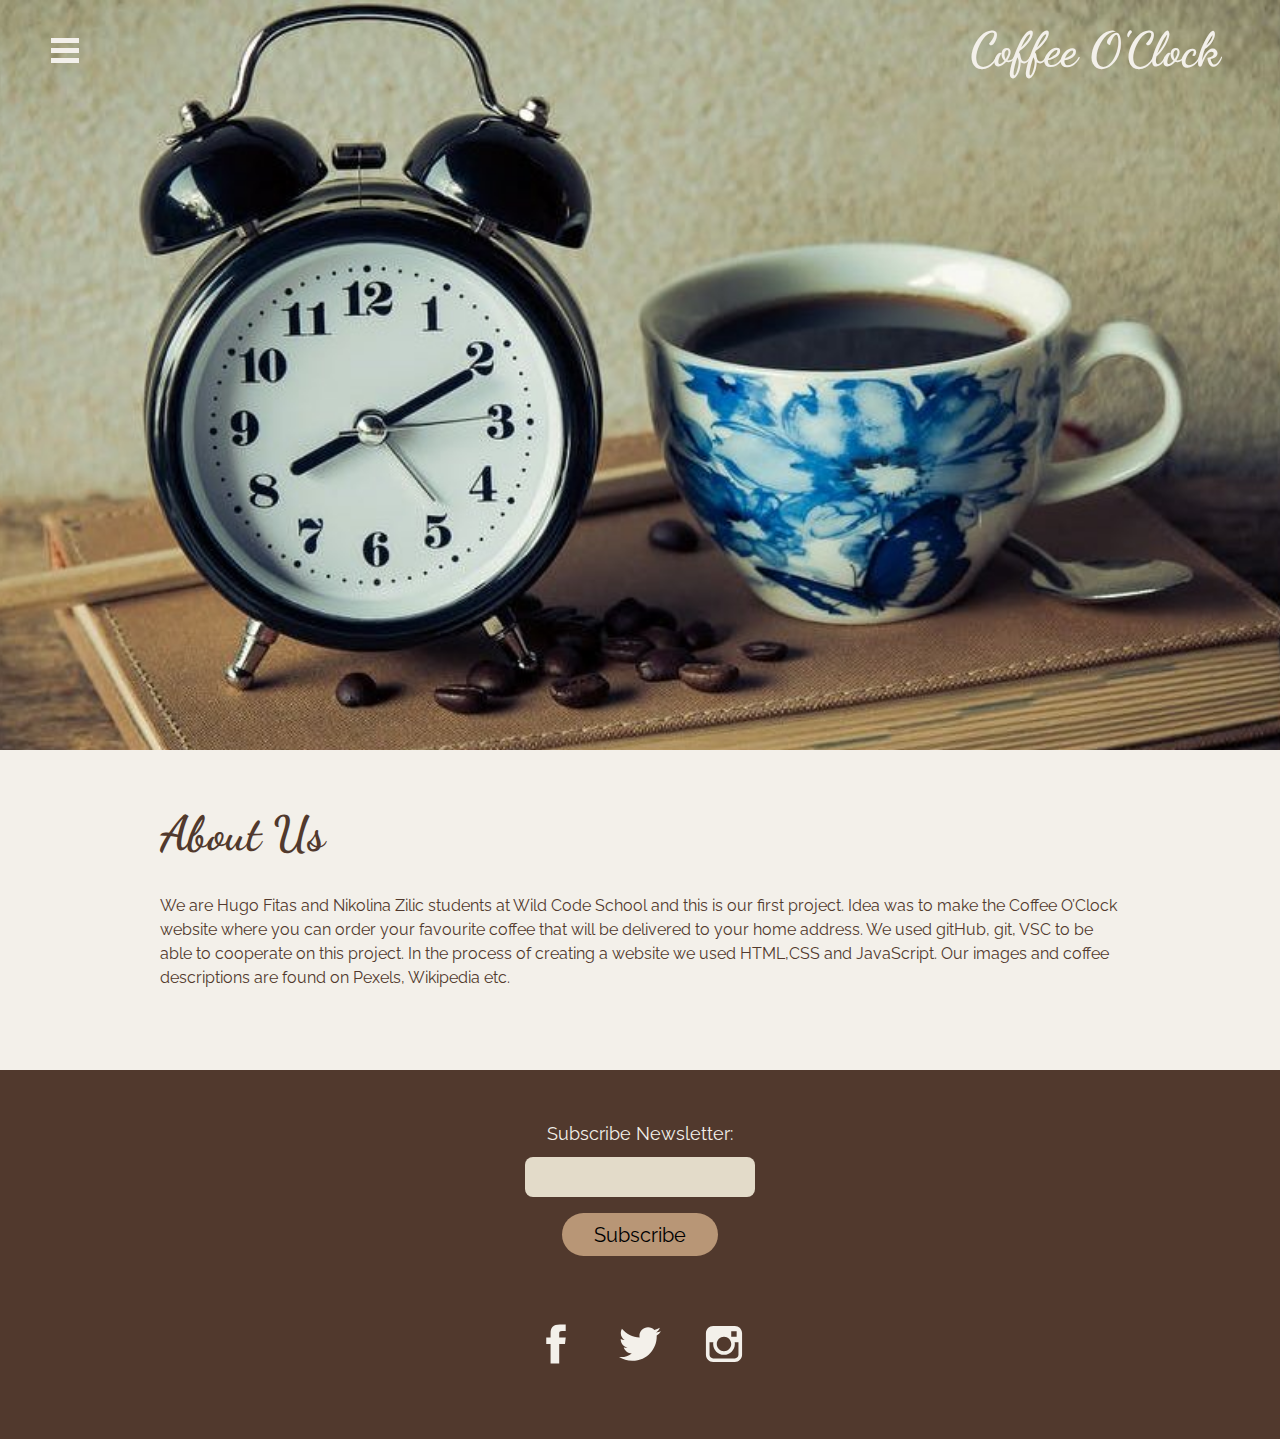
<file: index.html>
<!DOCTYPE html>
<html lang="en">
  <head>
    <meta charset="UTF-8" />
    <meta http-equiv="X-UA-Compatible" content="IE=edge" />
    <meta name="viewport" content="width=device-width, initial-scale=1.0" />
    <link rel="stylesheet" href="./css/reset.css" />
    <link rel="stylesheet" href="./css/aboutus.css" />
    <link rel="stylesheet" href="./css/header-index.css" />
    <link rel="stylesheet" href="./css/footer.css" />
    <link rel="preconnect" href="https://fonts.gstatic.com" />
    <link
      href="https://fonts.googleapis.com/css2?family=Dancing+Script&family=Raleway&display=swap"
      rel="stylesheet"
    />
    <title>Coffee O'Clock | About Us</title>
  </head>
  <body>
    <!-- HEADER -->
    <header class="header-regular">
      <div class="header-wrapper">
        <div class="header-nav-wrapper">
          <nav class="nav">
            <!-- HAMBURGER MENU -->
            <div class="menu-wrap">
              <input type="checkbox" class="toggler" />
              <div class="hamburger"><div class="hamburger-line"></div></div>
              <div class="menu">
                <div>
                  <div>
                    <ul>
                      <li><a href="./index.html">About Us</a></li>
                      <li><a href="./aboutcoffee.html">About Coffee</a></li>
                      <li><a href="./coffeetypes.html">Coffee Types</a></li>
                      <li><a href="./order.html">Order</a></li>
                    </ul>
                  </div>
                </div>
              </div>
            </div>
            <!-- HAMBURGER MENU END -->
          </nav>
        </div>
        <!-- header-nav-wrapper END -->
        <div class="header-logo-wrapper">
          <a href="./index.html"><h1 class="header-logo">Coffee O'Clock</h1></a>
        </div>
        <!-- header-logo-wrapper END -->
      </div>
      <!-- HEADER-WRAPPER END -->
    </header>
    <!-- HEADER END -->

    <!-- BG IMAGE -->
    <div class="bg-img-wrapper">
      <div class="bg-img-div"></div>
    </div>
    <!-- BG IMAGE END -->

    <section class="aboutus">
      <div class="wrapper">
        <h1 class="aboutus-h1">About Us</h1>
        <p class="aboutus-p">
          We are Hugo Fitas and Nikolina Zilic students at Wild Code School and
          this is our first project. Idea was to make the Coffee O’Clock website
          where you can order your favourite coffee that will be delivered to
          your home address. We used gitHub, git, VSC to be able to cooperate on
          this project. In the process of creating a website we used HTML,CSS
          and JavaScript. Our images and coffee descriptions are found on
          Pexels, Wikipedia etc.
        </p>
      </div>
    </section>
    <!-- FOOTER -->
    <footer class="footer">
      <div class="footer-wrapper wrapper">
        <div class="footer-form-wrapper">
          <form action="">
            <label class="footer-form-label" for="subscribe"
              >Subscribe Newsletter:</label
            >
            <input
              class="order-input footer-form-input footer-form-input-margin"
              type="email"
              name="subscribe"
              id="subscribe"
            />
            <button class="button button-center footer-form-button">
              Subscribe
            </button>
          </form>
        </div>
        <div class="footer-social-media-wrapper">
          <a href="#" class="footer-link-social-media footer-link-facebook">
            <svg class="svg-icon facebook" viewBox="0 0 20 20">
              <path
                fill="none"
                d="M11.344,5.71c0-0.73,0.074-1.122,1.199-1.122h1.502V1.871h-2.404c-2.886,0-3.903,1.36-3.903,3.646v1.765h-1.8V10h1.8v8.128h3.601V10h2.403l0.32-2.718h-2.724L11.344,5.71z"
              ></path>
            </svg>
          </a>
          <a href="#" class="footer-link-social-media footer-link-twitter">
            <svg class="svg-icon twitter" viewBox="0 0 20 20">
              <path
                fill="none"
                d="M18.258,3.266c-0.693,0.405-1.46,0.698-2.277,0.857c-0.653-0.686-1.586-1.115-2.618-1.115c-1.98,0-3.586,1.581-3.586,3.53c0,0.276,0.031,0.545,0.092,0.805C6.888,7.195,4.245,5.79,2.476,3.654C2.167,4.176,1.99,4.781,1.99,5.429c0,1.224,0.633,2.305,1.596,2.938C2.999,8.349,2.445,8.19,1.961,7.925C1.96,7.94,1.96,7.954,1.96,7.97c0,1.71,1.237,3.138,2.877,3.462c-0.301,0.08-0.617,0.123-0.945,0.123c-0.23,0-0.456-0.021-0.674-0.062c0.456,1.402,1.781,2.422,3.35,2.451c-1.228,0.947-2.773,1.512-4.454,1.512c-0.291,0-0.575-0.016-0.855-0.049c1.588,1,3.473,1.586,5.498,1.586c6.598,0,10.205-5.379,10.205-10.045c0-0.153-0.003-0.305-0.01-0.456c0.7-0.499,1.308-1.12,1.789-1.827c-0.644,0.28-1.334,0.469-2.06,0.555C17.422,4.782,17.99,4.091,18.258,3.266"
              ></path>
            </svg>
          </a>
          <a href="#" class="footer-link-social-media footer-link-instagram">
            <svg class="svg-icon instagram" viewBox="0 0 20 20">
              <path
                fill="none"
                d="M14.52,2.469H5.482c-1.664,0-3.013,1.349-3.013,3.013v9.038c0,1.662,1.349,3.012,3.013,3.012h9.038c1.662,0,3.012-1.35,3.012-3.012V5.482C17.531,3.818,16.182,2.469,14.52,2.469 M13.012,4.729h2.26v2.259h-2.26V4.729z M10,6.988c1.664,0,3.012,1.349,3.012,3.012c0,1.664-1.348,3.013-3.012,3.013c-1.664,0-3.012-1.349-3.012-3.013C6.988,8.336,8.336,6.988,10,6.988 M16.025,14.52c0,0.831-0.676,1.506-1.506,1.506H5.482c-0.831,0-1.507-0.675-1.507-1.506V9.247h1.583C5.516,9.494,5.482,9.743,5.482,10c0,2.497,2.023,4.52,4.518,4.52c2.494,0,4.52-2.022,4.52-4.52c0-0.257-0.035-0.506-0.076-0.753h1.582V14.52z"
              ></path>
            </svg>
          </a>
        </div>
      </div>
    </footer>
    <!-- FOOTER END -->
    <script src="./js/aboutus.js"></script>
  </body>
</html>
</file>
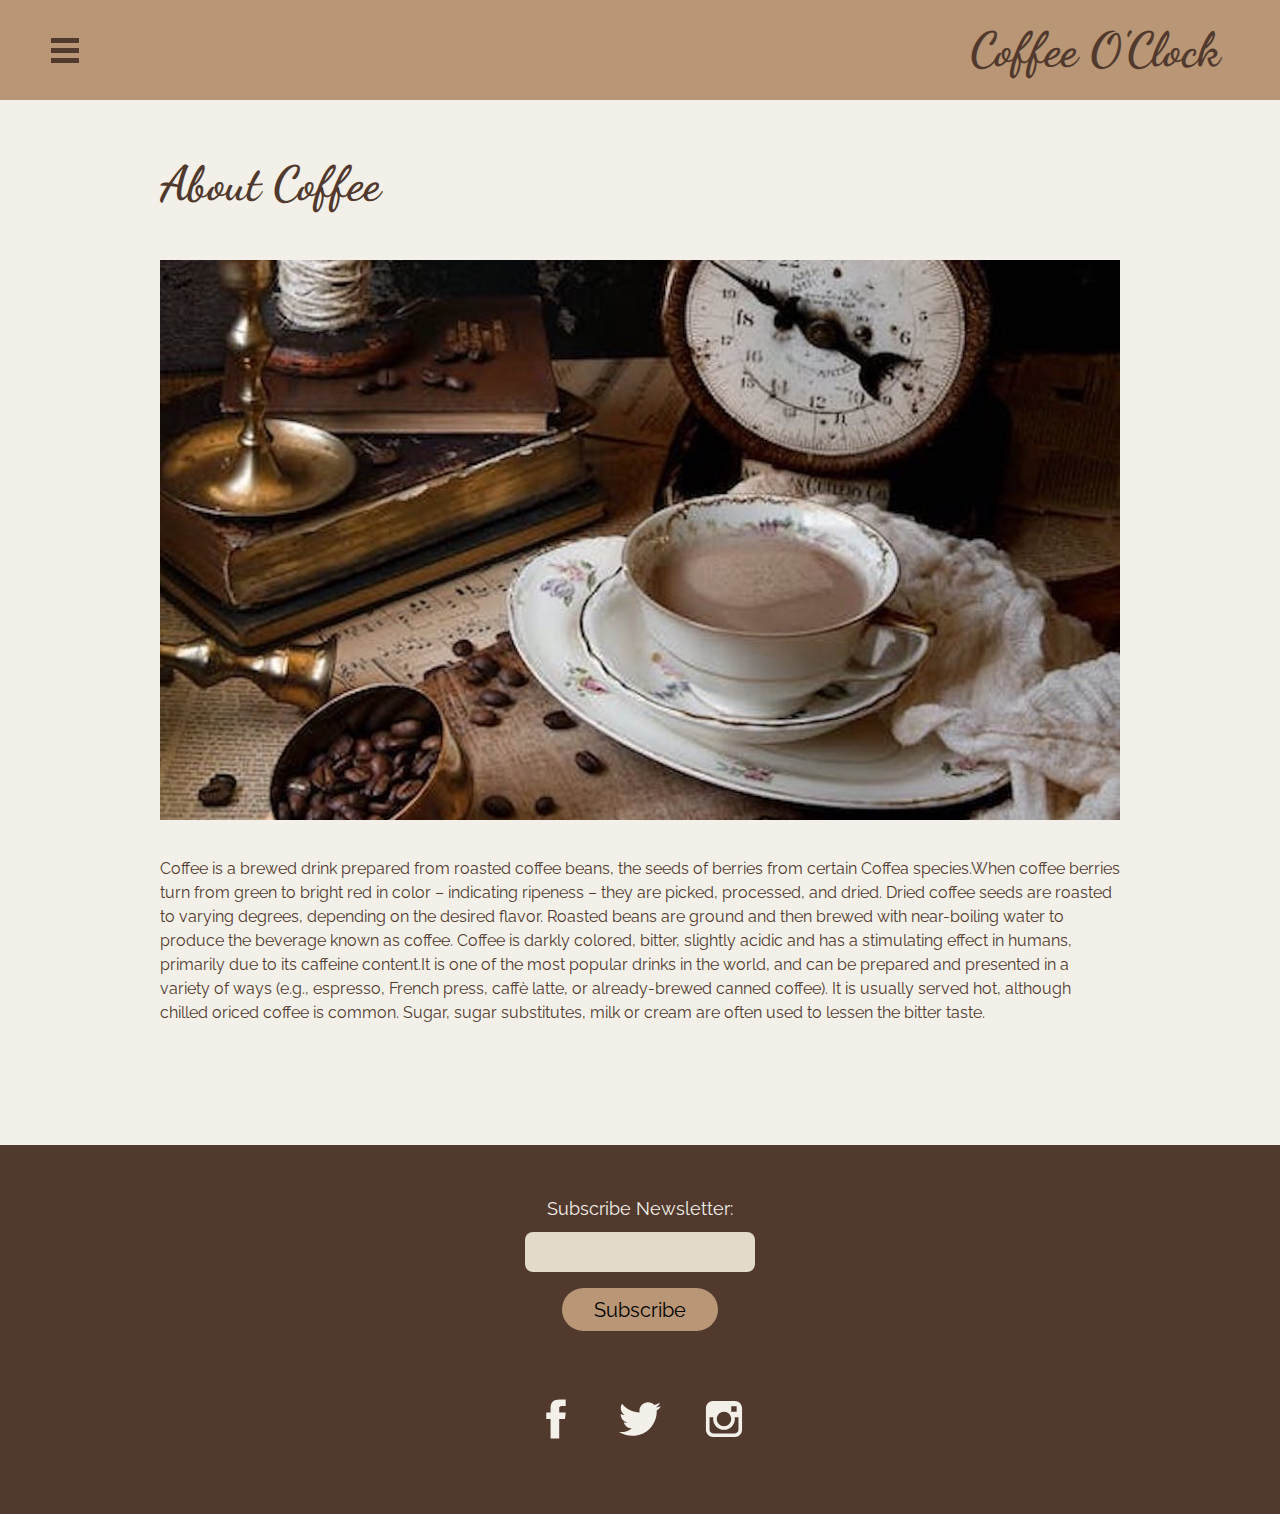
<file: aboutcoffee.html>
<!DOCTYPE html>
<html lang="en">

<head>
    <meta charset="UTF-8" />
    <meta http-equiv="X-UA-Compatible" content="IE=edge" />
    <meta name="viewport" content="width=device-width, initial-scale=1.0" />
    <link rel="stylesheet" href="./css/reset.css" />
    <link rel="stylesheet" href="./css/order.css" />
    <link rel="stylesheet" href="./css/aboutcoffee.css">
    <link rel="stylesheet" href="./css/header.css" />
    <link rel="stylesheet" href="./css/footer.css" />
    <link rel="preconnect" href="https://fonts.gstatic.com" />
    <link href="https://fonts.googleapis.com/css2?family=Dancing+Script&family=Raleway&display=swap" rel="stylesheet" />
    <title>Coffee O'Clock | About Coffee</title>
</head>

<body>
    <!-- HEADER -->

    <header class="header-regular">
        <div class="header-wrapper">
            <div class="header-nav-wrapper">
                <nav class="nav">
                    <!-- HAMBURGER MENU -->
                    <div class="menu-wrap">
                        <input type="checkbox" class="toggler" />
                        <div class="hamburger">
                            <div></div>
                        </div>
                        <div class="menu">
                            <div>
                                <div>
                                    <ul>
                                        <li><a href="./index.html">About Us</a></li>
                                        <li><a href="./aboutcoffee.html">About Coffee</a></li>
                                        <li><a href="./coffeetypes.html">Coffee Types</a></li>
                                        <li><a href="./order.html">Order</a></li>
                                        </ul>
                                </div>
                            </div>
                        </div>
                    </div>
                    <!-- HAMBURGER MENU END -->
                </nav>
            </div>
            <!-- header-nav-wrapper END -->
            <div class="header-logo-wrapper">
                <a class="header-logo-a" href="./index.html">
                    <h1 class="header-logo">Coffee O'Clock</h1>
                </a>
            </div>
            <!-- header-logo-wrapper END -->
        </div>
        <!-- HEADER-WRAPPER END -->
    </header>
    <!-- HEADER END -->
    </header>
    <!--AboutCoffe-->
    <section class="sect-aboutcoffee">
        <div class="wrapper">
            <div class="aboutcoffeeH1"><h1>About Coffee</h1></div>
            <div class="aboutCoffePImg">
                <div class="aboutcoffeImg">
                    <img src="./assets/aboutcoffe.jpeg" alt="--About Coffe--">
                </div>
                <div class="aboutcoffee">
                    <p class="aboutcoffeeP">Coffee is a brewed drink prepared from roasted coffee beans, the seeds of berries from
                        certain Coffea species.When coffee berries turn from green to bright red in color – indicating ripeness – they
                        are picked, processed, and dried. Dried coffee seeds are roasted to varying degrees, depending on the desired
                        flavor. Roasted beans are ground and then brewed with near-boiling water to produce the beverage known as
                        coffee. Coffee is darkly colored, bitter, slightly acidic and has a stimulating effect in humans, primarily due
                        to its caffeine content.It is one of the most popular drinks in the world, and can be prepared and presented in
                        a variety of ways (e.g., espresso, French press, caffè latte, or already-brewed canned coffee). It is usually
                        served hot, although chilled oriced coffee is common. Sugar, sugar substitutes, milk or cream are often used to
                        lessen the bitter taste.</p>
                </div>
            </div>
        </div>
    </section>
        <!--AboutCoffe End-->
    <!-- FOOTER -->
    <footer class="footer">
        <div class="footer-wrapper wrapper">
            <div class="footer-form-wrapper">
                <form action="">
                    <label class="footer-form-label" for="subscribe">Subscribe Newsletter:</label>
                    <input class="order-input footer-form-input footer-form-input-margin" type="email" name="subscribe"
                        id="subscribe" />
                    <button class="button button-center footer-form-button">Subscribe</button>
                </form>
            </div>
            <div class="footer-social-media-wrapper">
                <a href="#" class="footer-link-social-media footer-link-facebook">
                    <svg class="svg-icon facebook" viewBox="0 0 20 20">
                        <path fill="none"
                            d="M11.344,5.71c0-0.73,0.074-1.122,1.199-1.122h1.502V1.871h-2.404c-2.886,0-3.903,1.36-3.903,3.646v1.765h-1.8V10h1.8v8.128h3.601V10h2.403l0.32-2.718h-2.724L11.344,5.71z">
                        </path>
                    </svg>
                </a>
                <a href="#" class="footer-link-social-media footer-link-twitter">
                    <svg class="svg-icon twitter" viewBox="0 0 20 20">
                        <path fill="none"
                            d="M18.258,3.266c-0.693,0.405-1.46,0.698-2.277,0.857c-0.653-0.686-1.586-1.115-2.618-1.115c-1.98,0-3.586,1.581-3.586,3.53c0,0.276,0.031,0.545,0.092,0.805C6.888,7.195,4.245,5.79,2.476,3.654C2.167,4.176,1.99,4.781,1.99,5.429c0,1.224,0.633,2.305,1.596,2.938C2.999,8.349,2.445,8.19,1.961,7.925C1.96,7.94,1.96,7.954,1.96,7.97c0,1.71,1.237,3.138,2.877,3.462c-0.301,0.08-0.617,0.123-0.945,0.123c-0.23,0-0.456-0.021-0.674-0.062c0.456,1.402,1.781,2.422,3.35,2.451c-1.228,0.947-2.773,1.512-4.454,1.512c-0.291,0-0.575-0.016-0.855-0.049c1.588,1,3.473,1.586,5.498,1.586c6.598,0,10.205-5.379,10.205-10.045c0-0.153-0.003-0.305-0.01-0.456c0.7-0.499,1.308-1.12,1.789-1.827c-0.644,0.28-1.334,0.469-2.06,0.555C17.422,4.782,17.99,4.091,18.258,3.266">
                        </path>
                    </svg>
                </a>
                <a href="#" class="footer-link-social-media footer-link-instagram">
                    <svg class="svg-icon instagram" viewBox="0 0 20 20">
                        <path fill="none"
                            d="M14.52,2.469H5.482c-1.664,0-3.013,1.349-3.013,3.013v9.038c0,1.662,1.349,3.012,3.013,3.012h9.038c1.662,0,3.012-1.35,3.012-3.012V5.482C17.531,3.818,16.182,2.469,14.52,2.469 M13.012,4.729h2.26v2.259h-2.26V4.729z M10,6.988c1.664,0,3.012,1.349,3.012,3.012c0,1.664-1.348,3.013-3.012,3.013c-1.664,0-3.012-1.349-3.012-3.013C6.988,8.336,8.336,6.988,10,6.988 M16.025,14.52c0,0.831-0.676,1.506-1.506,1.506H5.482c-0.831,0-1.507-0.675-1.507-1.506V9.247h1.583C5.516,9.494,5.482,9.743,5.482,10c0,2.497,2.023,4.52,4.518,4.52c2.494,0,4.52-2.022,4.52-4.52c0-0.257-0.035-0.506-0.076-0.753h1.582V14.52z">
                        </path>
                    </svg>
                </a>
            </div>
        </div>
    </footer>
    <!-- FOOTER END -->
</body>

</html>
</file>
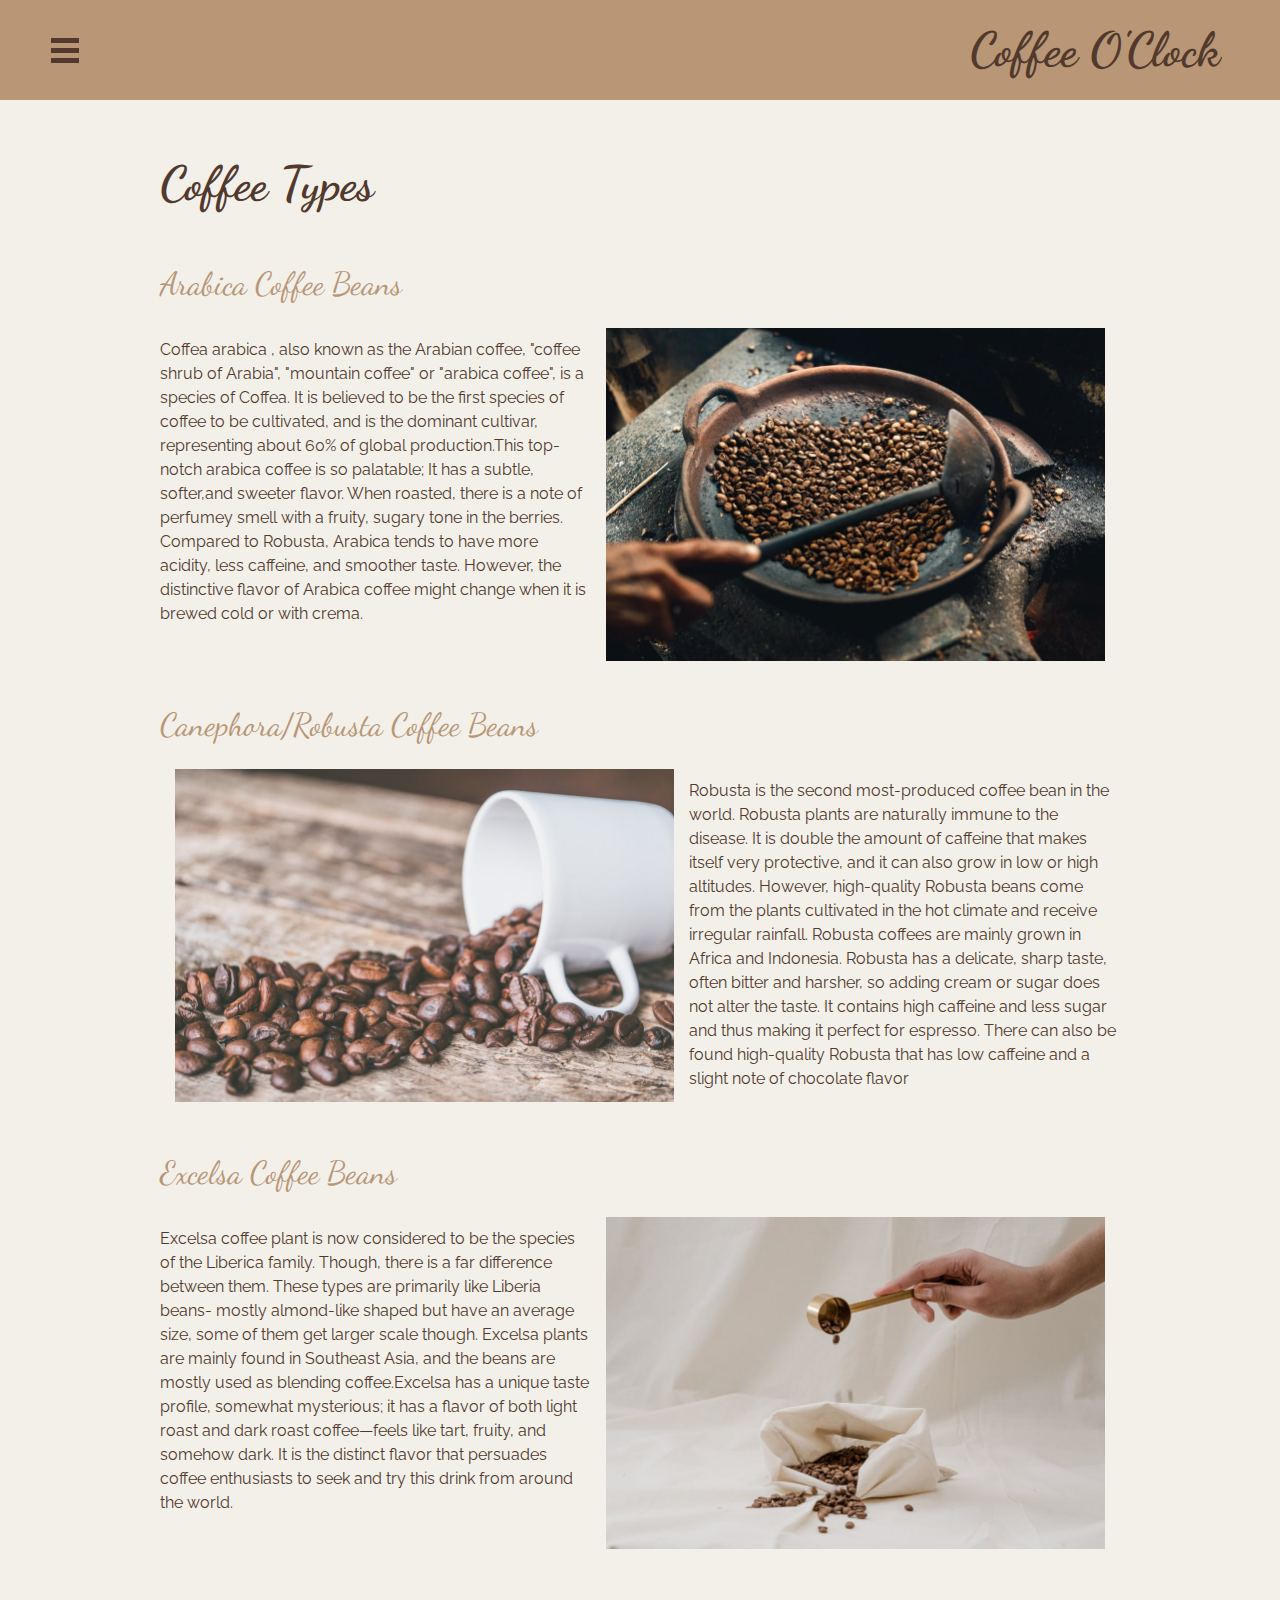
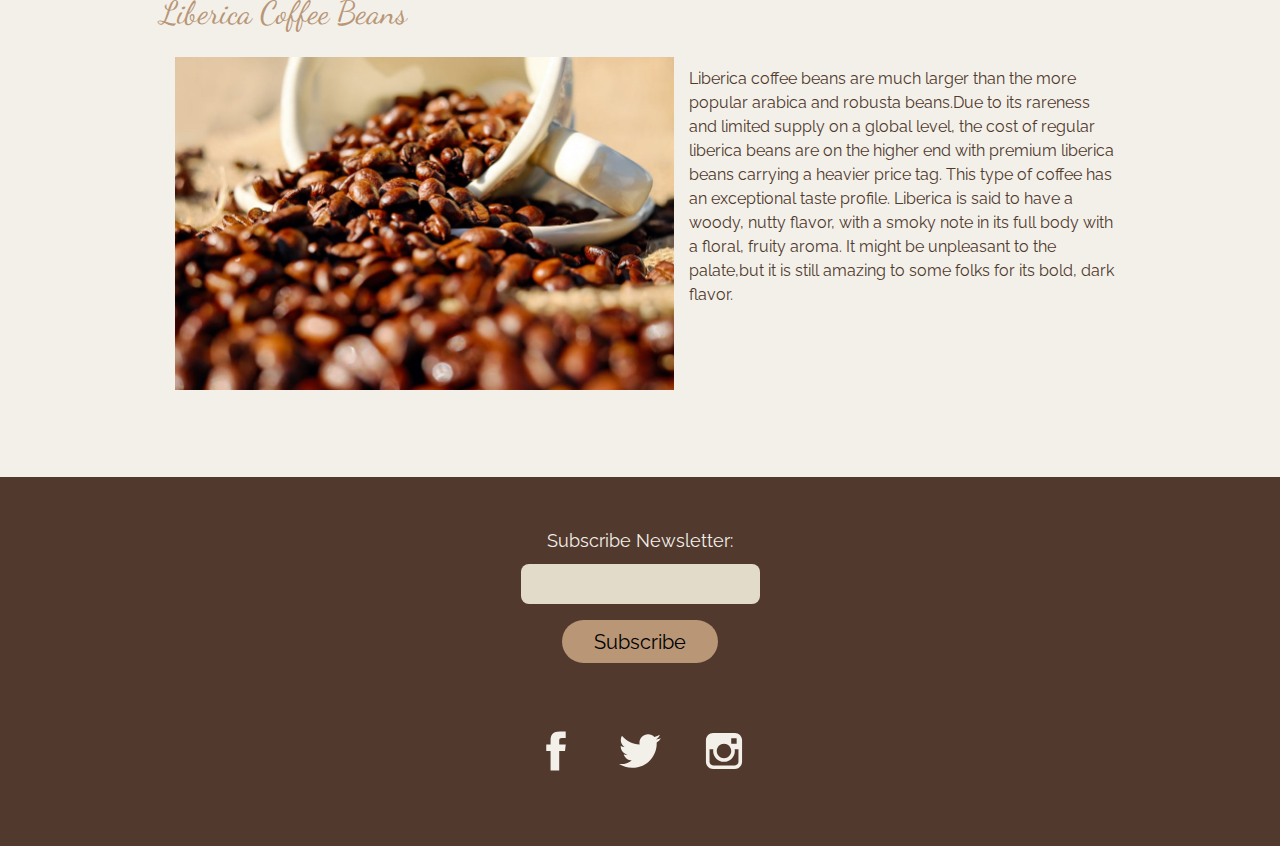
<file: coffeetypes.html>
<!DOCTYPE html>
<html lang="en">
  <head>
    <meta charset="UTF-8" />
    <meta http-equiv="X-UA-Compatible" content="IE=edge" />
    <meta name="viewport" content="width=device-width, initial-scale=1.0" />
    <!--FONT-->
    <link rel="preconnect" href="https://fonts.gstatic.com/" />
    <link
      href="https://fonts.googleapis.com/css2?family=Dancing+Script&family=Raleway&display=swap"
      rel="stylesheet"
    />
    <!--CSS STYLESHEETS-->
    <!--<link rel="stylesheet" href="./css/style.css">-->
    <link rel="stylesheet" href="./css/reset.css" />
    <link rel="stylesheet" href="./css/coffeetypes.css" />
    <link rel="stylesheet" href="./css/header.css" />
    <link rel="stylesheet" href="./css/footer.css" />
    <title>Coffee O'Clock | Coffee Types</title>
  </head>
  <body>
    <header class="header-regular">
      <div class="header-wrapper">
        <div class="header-nav-wrapper">
          <nav class="nav">
            <!-- HAMBURGER MENU -->
            <div class="menu-wrap">
              <input type="checkbox" class="toggler" />
              <div class="hamburger">
                <div></div>
              </div>
              <div class="menu">
                <div>
                  <div>
                    <ul>
                      <li><a href="./index.html">About Us</a></li>
                      <li><a href="./aboutcoffee.html">About Coffee</a></li>
                      <li><a href="./coffeetypes.html">Coffee Types</a></li>
                      <li><a href="./order.html">Order</a></li>
                    </ul>
                  </div>
                </div>
              </div>
            </div>
            <!-- HAMBURGER MENU END -->
          </nav>
        </div>
        <!-- header-nav-wrapper END -->
        <div class="header-logo-wrapper">
          <a href="./index.html">
            <h1 class="header-logo">Coffee O'Clock</h1>
          </a>
        </div>
        <!-- header-logo-wrapper END -->
      </div>
      <!-- HEADER-WRAPPER END -->
    </header>
    <section class="coffeetypes">
      <div class="wrapper">
        <h1 class="coffeetypes">Coffee Types</h1>
        <div class="arabica-parent">
          <a
            class="coffeetypesA"
            href="https://en.wikipedia.org/wiki/Coffea_arabica"
            target="_blank"
            ><h2 class="coffeetypes">Arabica Coffee Beans</h2></a
          >
          <div class="arabica">
            <div class="arabicaP">
              <p>
                Coffea arabica , also known as the Arabian coffee, "coffee shrub
                of Arabia", "mountain coffee" or "arabica coffee", is a species
                of Coffea. It is believed to be the first species of coffee to
                be cultivated, and is the dominant cultivar, representing about
                60% of global production.This top-notch arabica coffee is so
                palatable; It has a subtle, softer,and sweeter flavor. When
                roasted, there is a note of perfumey smell with a fruity, sugary
                tone in the berries. Compared to Robusta, Arabica tends to have
                more acidity, less caffeine, and smoother taste. However, the
                distinctive flavor of Arabica coffee might change when it is
                brewed cold or with crema.
              </p>
            </div>
            <div class="arabicaImg">
              <img src="./assets/coffee4.jpeg" alt="coffee arabica" />
            </div>
          </div>
        </div>

        <div class="canephora-robusta-parent">
          <a
            class="coffeetypesA"
            href="https://en.wikipedia.org/wiki/Coffea_canephora"
            target="_blank"
            ><h2 class="coffeetypes">Canephora/Robusta Coffee Beans</h2></a
          >
          <div class="canephora-robusta">
            <div class="canephora-robustaImg">
              <img
                src="./assets/canephora:robusta.jpeg"
                alt="Coffea-Canephora/Robusta"
              />
            </div>
            <div class="canephora-robustaP">
              <p>
                Robusta is the second most-produced coffee bean in the world.
                Robusta plants are naturally immune to the disease. It is double
                the amount of caffeine that makes itself very protective, and it
                can also grow in low or high altitudes. However, high-quality
                Robusta beans come from the plants cultivated in the hot climate
                and receive irregular rainfall. Robusta coffees are mainly grown
                in Africa and Indonesia. Robusta has a delicate, sharp taste,
                often bitter and harsher, so adding cream or sugar does not
                alter the taste. It contains high caffeine and less sugar and
                thus making it perfect for espresso. There can also be found
                high-quality Robusta that has low caffeine and a slight note of
                chocolate flavor
              </p>
            </div>
          </div>
        </div>
        <div class="excelsa-parent">
          <a
            class="coffeetypesA"
            href="https://coffeemakershopping.com/introduction-to-coffee-liberica-and-excelsa-beans/"
            ><h2 class="coffeetypes" target="_blank">
              Excelsa Coffee Beans
            </h2></a
          >
          <div class="excelsa">
            <div class="excelsaP">
              <p>
                Excelsa coffee plant is now considered to be the species of the
                Liberica family. Though, there is a far difference between them.
                These types are primarily like Liberia beans- mostly almond-like
                shaped but have an average size, some of them get larger scale
                though. Excelsa plants are mainly found in Southeast Asia, and
                the beans are mostly used as blending coffee.Excelsa has a
                unique taste profile, somewhat mysterious; it has a flavor of
                both light roast and dark roast coffee—feels like tart, fruity,
                and somehow dark. It is the distinct flavor that persuades
                coffee enthusiasts to seek and try this drink from around the
                world.
              </p>
            </div>
            <div class="excelsaImg">
              <img src="./assets/arabica2.jpeg" alt="Excelsa-Coffee-Bean" />
            </div>
          </div>
        </div>
        <div class="liberica-parent">
          <a
            class="coffeetypesA"
            href="https://en.wikipedia.org/wiki/Coffea_liberica"
            target="_blank"
            ><h2 class="coffeetypes">Liberica Coffee Beans</h2></a
          >
          <div class="liberica">
            <div class="libericaImg">
              <img src="./assets/liberica.jpeg" alt="Liberica-coffee-beans" />
            </div>
            <div class="libericaP">
              <p>
                Liberica coffee beans are much larger than the more popular
                arabica and robusta beans.Due to its rareness and limited supply
                on a global level, the cost of regular liberica beans are on the
                higher end with premium liberica beans carrying a heavier price
                tag. This type of coffee has an exceptional taste profile.
                Liberica is said to have a woody, nutty flavor, with a smoky
                note in its full body with a floral, fruity aroma. It might be
                unpleasant to the palate,but it is still amazing to some folks
                for its bold, dark flavor.
              </p>
            </div>
          </div>
        </div>
      </div>
    </section>
    <!-- FOOTER -->
    <footer class="footer">
      <div class="footer-wrapper wrapper">
        <div class="footer-form-wrapper">
          <form action="">
            <label class="footer-form-label" for="subscribe"
              >Subscribe Newsletter:</label
            >
            <input
              class="order-input footer-form-input footer-form-input-margin"
              type="email"
              name="subscribe"
              id="subscribe"
            />
            <button class="button button-center footer-form-button">
              Subscribe
            </button>
          </form>
        </div>
        <div class="footer-social-media-wrapper">
          <a href="#" class="footer-link-social-media footer-link-facebook">
            <svg class="svg-icon facebook" viewBox="0 0 20 20">
              <path
                fill="none"
                d="M11.344,5.71c0-0.73,0.074-1.122,1.199-1.122h1.502V1.871h-2.404c-2.886,0-3.903,1.36-3.903,3.646v1.765h-1.8V10h1.8v8.128h3.601V10h2.403l0.32-2.718h-2.724L11.344,5.71z"
              ></path>
            </svg>
          </a>
          <a href="#" class="footer-link-social-media footer-link-twitter">
            <svg class="svg-icon twitter" viewBox="0 0 20 20">
              <path
                fill="none"
                d="M18.258,3.266c-0.693,0.405-1.46,0.698-2.277,0.857c-0.653-0.686-1.586-1.115-2.618-1.115c-1.98,0-3.586,1.581-3.586,3.53c0,0.276,0.031,0.545,0.092,0.805C6.888,7.195,4.245,5.79,2.476,3.654C2.167,4.176,1.99,4.781,1.99,5.429c0,1.224,0.633,2.305,1.596,2.938C2.999,8.349,2.445,8.19,1.961,7.925C1.96,7.94,1.96,7.954,1.96,7.97c0,1.71,1.237,3.138,2.877,3.462c-0.301,0.08-0.617,0.123-0.945,0.123c-0.23,0-0.456-0.021-0.674-0.062c0.456,1.402,1.781,2.422,3.35,2.451c-1.228,0.947-2.773,1.512-4.454,1.512c-0.291,0-0.575-0.016-0.855-0.049c1.588,1,3.473,1.586,5.498,1.586c6.598,0,10.205-5.379,10.205-10.045c0-0.153-0.003-0.305-0.01-0.456c0.7-0.499,1.308-1.12,1.789-1.827c-0.644,0.28-1.334,0.469-2.06,0.555C17.422,4.782,17.99,4.091,18.258,3.266"
              ></path>
            </svg>
          </a>
          <a href="#" class="footer-link-social-media footer-link-instagram">
            <svg class="svg-icon instagram" viewBox="0 0 20 20">
              <path
                fill="none"
                d="M14.52,2.469H5.482c-1.664,0-3.013,1.349-3.013,3.013v9.038c0,1.662,1.349,3.012,3.013,3.012h9.038c1.662,0,3.012-1.35,3.012-3.012V5.482C17.531,3.818,16.182,2.469,14.52,2.469 M13.012,4.729h2.26v2.259h-2.26V4.729z M10,6.988c1.664,0,3.012,1.349,3.012,3.012c0,1.664-1.348,3.013-3.012,3.013c-1.664,0-3.012-1.349-3.012-3.013C6.988,8.336,8.336,6.988,10,6.988 M16.025,14.52c0,0.831-0.676,1.506-1.506,1.506H5.482c-0.831,0-1.507-0.675-1.507-1.506V9.247h1.583C5.516,9.494,5.482,9.743,5.482,10c0,2.497,2.023,4.52,4.518,4.52c2.494,0,4.52-2.022,4.52-4.52c0-0.257-0.035-0.506-0.076-0.753h1.582V14.52z"
              ></path>
            </svg>
          </a>
        </div>
      </div>
    </footer>
    <!-- FOOTER END -->
  </body>
</html>
</file>
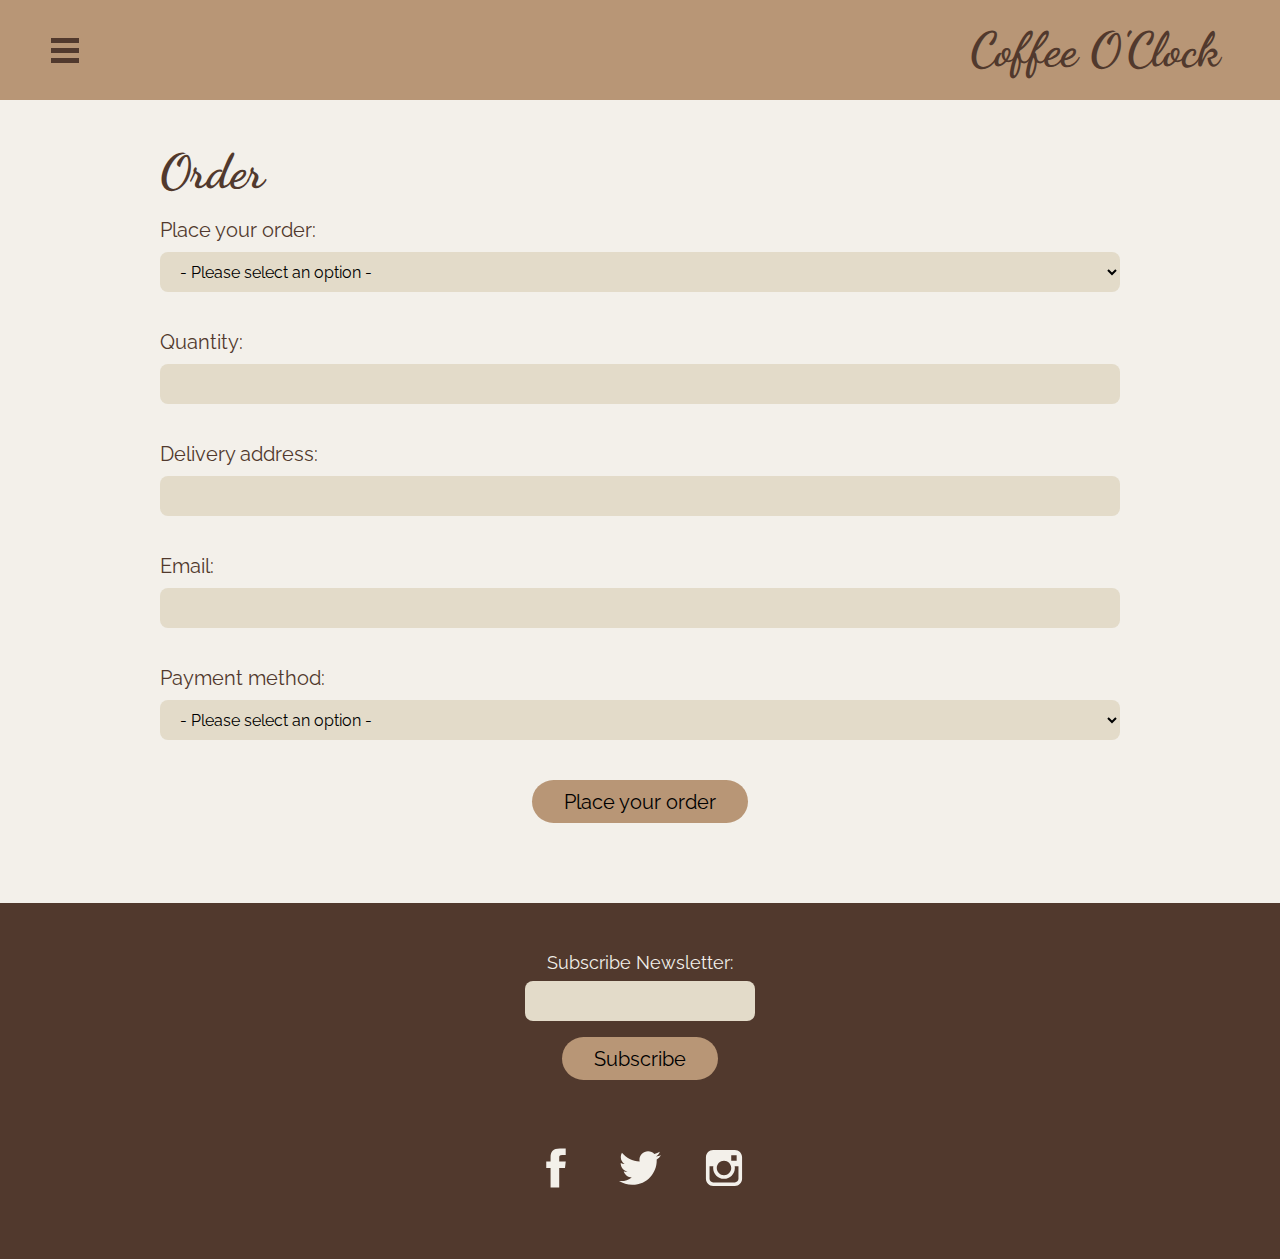
<file: order.html>
<!DOCTYPE html>
<html lang="en">
  <head>
    <meta charset="UTF-8" />
    <meta http-equiv="X-UA-Compatible" content="IE=edge" />
    <meta name="viewport" content="width=device-width, initial-scale=1.0" />
    <link rel="stylesheet" href="./css/reset.css" />
    <link rel="stylesheet" href="./css/order.css" />
    <link rel="stylesheet" href="./css/header.css" />
    <link rel="stylesheet" href="./css/footer.css" />
    <link rel="preconnect" href="https://fonts.gstatic.com" />
    <link
      href="https://fonts.googleapis.com/css2?family=Dancing+Script&family=Raleway&display=swap"
      rel="stylesheet"
    />
    <title>Coffee O'Clock | Order</title>
  </head>

  <body>
    <!-- HEADER -->

    <header class="header-regular">
      <div class="header-wrapper">
        <div class="header-nav-wrapper">
          <nav class="nav">
            <!-- HAMBURGER MENU -->
            <div class="menu-wrap">
              <input type="checkbox" class="toggler" />
              <div class="hamburger"><div></div></div>
              <div class="menu">
                <div>
                  <div>
                    <ul>
                      <li><a href="./index.html">About Us</a></li>
                      <li><a href="./aboutcoffee.html">About Coffee</a></li>
                      <li><a href="./coffeetypes.html">Coffee Types</a></li>
                      <li><a href="./order.html">Order</a></li>
                    </ul>
                  </div>
                </div>
              </div>
            </div>
            <!-- HAMBURGER MENU END -->
          </nav>
        </div>
        <!-- header-nav-wrapper END -->
        <div class="header-logo-wrapper">
          <a class="header-logo-a" href="./index.html"
            ><h1 class="header-logo">Coffee O'Clock</h1></a
          >
        </div>
        <!-- header-logo-wrapper END -->
      </div>
      <!-- HEADER-WRAPPER END -->
    </header>
    <!-- HEADER END -->
    <section class="order">
      <div class="wrapper">
        <h1 class="order-h1">Order</h1>
        <!-- FORM -->
        <form class="form" action="">
          <label class="order-input-label" for="place-order"
            >Place your order:</label
          >
          <select
            class="order-input-width order-input order-input-margin order-select-one"
            name="place-order"
            id="place-order"
          >
            <option value="" selected>- Please select an option -</option>
            <option value="coffea arabica">Coffea arabica</option>
            <option value="coffea canephora/robusta">
              Coffea canephora/robusta
            </option>
            <option value="excelsa coffee bean">Excelsa coffee bean</option>
            <option value="coffea liberica">Coffea liberica</option>
          </select>
          <label class="order-input-label" for="quantity">Quantity:</label>
          <input
            class="order-input-width order-input order-input-margin"
            type="number"
            name="quantity"
            id="quantity"
            min="0"
            max="999"
          />
          <label class="order-input-label" for="delivery-address"
            >Delivery address:</label
          >
          <input
            class="order-input-width order-input order-input-margin order-field"
            type="text"
            name="delivery-address"
            id="delivery-address"
          />
          <label class="order-input-label" for="email">Email:</label>
          <input
            class="order-input-width order-input order-input-margin order-field"
            type="email"
            name="email"
            id="email"
          />
          <label class="order-input-label" for="payment-method"
            >Payment method:</label
          >
          <select
            class="order-input-width order-input order-input-margin order-select-two"
            name="payment-method"
            id="payment-method"
          >
            <option value="" selected>- Please select an option -</option>
            <option value="visa">Visa</option>
            <option value="mastercard">MasterCard</option>
            <option value="paypal">Paypal</option>
          </select>
          <button class="order-button button">Place your order</button>
        </form>
        <!-- FORM END -->
      </div>
    </section>
    <!-- FOOTER -->
    <footer class="footer">
      <div class="footer-wrapper wrapper">
        <div class="footer-form-wrapper">
          <form action="">
            <label class="footer-form-label" for="subscribe"
              >Subscribe Newsletter:</label
            >
            <input
              class="order-input footer-form-input footer-form-input-margin"
              type="email"
              name="subscribe"
              id="subscribe"
            />
            <button class="button button-center footer-form-button">
              Subscribe
            </button>
          </form>
        </div>
        <div class="footer-social-media-wrapper">
          <a href="#" class="footer-link-social-media footer-link-facebook">
            <svg class="svg-icon facebook" viewBox="0 0 20 20">
              <path
                fill="none"
                d="M11.344,5.71c0-0.73,0.074-1.122,1.199-1.122h1.502V1.871h-2.404c-2.886,0-3.903,1.36-3.903,3.646v1.765h-1.8V10h1.8v8.128h3.601V10h2.403l0.32-2.718h-2.724L11.344,5.71z"
              ></path>
            </svg>
          </a>
          <a href="#" class="footer-link-social-media footer-link-twitter">
            <svg class="svg-icon twitter" viewBox="0 0 20 20">
              <path
                fill="none"
                d="M18.258,3.266c-0.693,0.405-1.46,0.698-2.277,0.857c-0.653-0.686-1.586-1.115-2.618-1.115c-1.98,0-3.586,1.581-3.586,3.53c0,0.276,0.031,0.545,0.092,0.805C6.888,7.195,4.245,5.79,2.476,3.654C2.167,4.176,1.99,4.781,1.99,5.429c0,1.224,0.633,2.305,1.596,2.938C2.999,8.349,2.445,8.19,1.961,7.925C1.96,7.94,1.96,7.954,1.96,7.97c0,1.71,1.237,3.138,2.877,3.462c-0.301,0.08-0.617,0.123-0.945,0.123c-0.23,0-0.456-0.021-0.674-0.062c0.456,1.402,1.781,2.422,3.35,2.451c-1.228,0.947-2.773,1.512-4.454,1.512c-0.291,0-0.575-0.016-0.855-0.049c1.588,1,3.473,1.586,5.498,1.586c6.598,0,10.205-5.379,10.205-10.045c0-0.153-0.003-0.305-0.01-0.456c0.7-0.499,1.308-1.12,1.789-1.827c-0.644,0.28-1.334,0.469-2.06,0.555C17.422,4.782,17.99,4.091,18.258,3.266"
              ></path>
            </svg>
          </a>
          <a href="#" class="footer-link-social-media footer-link-instagram">
            <svg class="svg-icon instagram" viewBox="0 0 20 20">
              <path
                fill="none"
                d="M14.52,2.469H5.482c-1.664,0-3.013,1.349-3.013,3.013v9.038c0,1.662,1.349,3.012,3.013,3.012h9.038c1.662,0,3.012-1.35,3.012-3.012V5.482C17.531,3.818,16.182,2.469,14.52,2.469 M13.012,4.729h2.26v2.259h-2.26V4.729z M10,6.988c1.664,0,3.012,1.349,3.012,3.012c0,1.664-1.348,3.013-3.012,3.013c-1.664,0-3.012-1.349-3.012-3.013C6.988,8.336,8.336,6.988,10,6.988 M16.025,14.52c0,0.831-0.676,1.506-1.506,1.506H5.482c-0.831,0-1.507-0.675-1.507-1.506V9.247h1.583C5.516,9.494,5.482,9.743,5.482,10c0,2.497,2.023,4.52,4.518,4.52c2.494,0,4.52-2.022,4.52-4.52c0-0.257-0.035-0.506-0.076-0.753h1.582V14.52z"
              ></path>
            </svg>
          </a>
        </div>
      </div>
    </footer>
    <!-- FOOTER END -->
    <script src="./js/order.js"></script>
  </body>
</html>
</file>
<file: css/aboutus.css>
/* 
font-family: 'Dancing Script', cursive;
font-family: 'Raleway', sans-serif;
*/

*,
*::before,
*::after {
  box-sizing: border-box;
}

:root {
  --bright-color: #f3f0ea;
  --dark-color: #51392d;
  --mid-color: #b89676;
  --input-color: #e3dbc9;
}

body {
  background-color: var(--bright-color);
  color: var(--dark-color);
  font-family: "Raleway", sans-serif;
  font-size: 1rem;
  line-height: 1.5;
}

h1,
h2 {
  font-family: "Dancing Script", cursive;
  color: var(--dark-color);
}

h1 {
  font-size: 3rem;
  font-weight: bold;
}

h2 {
  font-size: 2rem;
}

a {
  text-decoration: none;
}

input,
select,
button {
  font-family: "Raleway", sans-serif;
}

.wrapper {
  width: 90%;
  margin: 0 auto;
}

.bg-img-wrapper {
  position: relative;
  height: calc(100vh - 80px);
  z-index: -1;
}

.bg-img-div {
  position: absolute;
  top: -80px;
  z-index: -1;
  background-image: url("../assets/coffee-o-clock-2.jpeg");
  background-position: center;
  background-size: cover;
  height: 100vh;
  width: 100%;
  background-attachment: fixed;
}

.aboutus-h1 {
  margin: 2rem 0 1.5rem;
}

.aboutus-p {
  margin: 0rem auto 5rem;
}

/* MEDIA QUERY 1024px AND UP */

@media screen and (min-width: 1024px) {
  body {
    font-size: 1rem;
  }

  h1 {
    font-size: 4.5rem;
    font-weight: bold;
  }

  h2 {
    font-size: 2rem;
  }

  .bg-img-wrapper {
    height: 650px;
  }

  .bg-img-div {
    top: -100px;
    height: 750px;
  }

  .wrapper {
    width: 960px;
    margin: 0 auto;
  }

  .aboutus-h1 {
    margin: 3rem 0 1.5rem;
  }
}

/* MEDIA QUERY 1024px AND UP -- END */
</file>
<file: css/header-index.css>
*,
*::before,
*::after {
  box-sizing: border-box;
}

:root {
  --bright-color: #f3f0ea;
  --dark-color: #51392d;
  --mid-color: #b89676;
  --input-color: #e3dbc9;
}

h1,
h2 {
  font-family: "Dancing Script", cursive;
  color: var(--dark-color);
}

h1 {
  font-size: 3rem;
  font-weight: bold;
}

a {
  text-decoration: none;
}

/*  HEADER */

/* .nav {
    
} */

.header-regular {
  width: 100%;
  background-color: transparent;
  position: sticky;
  top: 0;
  transition: background-color 250ms ease-in-out;
}

.scroll-header {
  background-color: var(--mid-color);
}

.scroll-hamburger {
  background-color: var(--dark-color) !important;
}

.scroll-logo {
  color: var(--dark-color) !important;
}

.hamburger-line {
  transition: background-color 250ms ease-in-out;
}

.header-regular a {
  color: var(--dark-color);
  text-decoration: none;
}

.header-regular a:hover,
.header-regular a:focus {
  color: var(--mid-color);
}

.header-logo {
  font-size: 2.5rem;
  color: var(--bright-color);
  transition: color 250ms ease-in-out;
}

/* HAMBURGER MENU */

:root {
  /*     --primary-color: rgba(13, 110, 139, 0.75);
    --overlay-color: rgba(24, 39, 51, 0.85); */
  --menu-speed: 0.55s;
}

* {
  margin: 0;
  padding: 0;
}

.menu-wrap {
  position: fixed;
  z-index: 1;
  top: 0;
  left: 0;
}

.menu-wrap .toggler {
  position: absolute;
  left: 3vw;
  top: 10px;
  cursor: pointer;
  z-index: 2;
  width: 60px;
  height: 60px;
  opacity: 0;
}

.menu-wrap .hamburger {
  position: absolute;
  top: 10px;
  left: 3vw;
  z-index: 1;
  height: 60px;
  width: 60px;
  padding: 1rem;
  /*  background: var(--primary-color); */
  display: flex;
  justify-content: center;
  align-items: center;
}

/* Hamburger Line */

.menu-wrap .hamburger > div {
  position: relative;
  width: 100%;
  height: 5px;
  background-color: var(--bright-color);
  display: flex;
  justify-content: center;
  align-items: center;
  transition: all ease 350ms;
}

.menu-wrap .hamburger > div:before,
.menu-wrap .hamburger > div:after {
  content: "";
  position: absolute;
  z-index: 1;
  top: -10px;
  width: 100%;
  height: 5px;
  background: inherit;
}

.menu-wrap .hamburger > div:after {
  top: 10px;
}

/* Toggler animate */

.menu-wrap .toggler:checked + .hamburger > div {
  transform: rotate(135deg);
}

/* Turn lines into X */
.menu-wrap .toggler:checked + .hamburger > div:before,
.menu-wrap .toggler:checked + .hamburger > div:after {
  top: 0;
  transform: rotate(90deg);
}

/* Rotate on hover in checked state */
.menu-wrap .toggler:checked:hover + .hamburger > div {
  transform: rotate(225deg);
}

.menu-wrap .menu {
  position: fixed;
  top: 0;
  left: 0;
  width: 100%;
  height: 100%;
  overflow: hidden;
  display: flex;
  align-items: center;
  justify-content: center;
  visibility: hidden;
}

.menu-wrap .menu > div {
  background: var(--mid-color);
  border-radius: 50%;
  width: 250vw;
  height: 250vw;
  display: flex;
  flex: none;
  align-items: center;
  justify-content: center;
  transform: scale(0);
  transition: all ease 400ms;
  opacity: 0.9;
}

.menu-wrap .menu > div > div {
  text-align: center;
  max-width: 90vw;
  max-height: 100vh;
  opacity: 0;
  transition: opacity ease 400ms;
}

.menu-wrap .menu > div > div > ul > li {
  list-style: none;
  color: var(--bright-color);
  font-size: 1.7rem;
  padding: 1rem;
}

.menu-wrap .menu > div > div > ul > li > a {
  text-decoration: none;
  color: inherit;
  transition: color 400ms ease;
}

/* Show menu */
.menu-wrap .toggler:checked ~ .menu {
  visibility: visible;
}

.menu-wrap .toggler:checked ~ .menu > div {
  transform: scale(1);
  transition-duration: var(--menu-speed);
}

.menu-wrap .toggler:checked ~ .menu > div > div {
  opacity: 1;
  transition: opacity ease 400ms;
}

/* HAMBURGER MENU END */

.header-ul {
  list-style: none;
}

.header-wrapper {
  display: flex;
  align-items: center;
  justify-content: flex-end;
  height: 80px;
}

/* .header-nav-wrapper {
    
} */

.header-logo-wrapper {
  margin-right: 6vw;
}

/*  HEADER END */

@media screen and (min-width: 1024px) {
  /* HEADER */

  .header-logo {
    font-size: 3rem;
  }

  .header-wrapper {
    height: 100px;
  }

  .menu-wrap .toggler,
  .menu-wrap .hamburger {
    top: 20px;
    left: 35px;
  }

  .header-logo-wrapper {
    margin-right: 60px;
  }

  /* HEADER END */
}
</file>
<file: css/footer.css>
*,
*::before,
*::after {
  box-sizing: border-box;
}

:root {
  --bright-color: #f3f0ea;
  --dark-color: #51392d;
  --mid-color: #b89676;
  --input-color: #e3dbc9;
}

/* h1, h2 {
    font-family: 'Dancing Script', cursive;
    color: var(--dark-color);
}
h1 {
    font-size: 3rem;
    font-weight: bold;
} */

button {
  font-family: "Raleway", sans-serif;
}

/* FOOTER */

.footer {
  background-color: var(--dark-color);
  color: var(--bright-color);
  padding: 2em 0 4em;
}

.footer-ul-li {
  margin-bottom: 0.5em;
}

.footer-ul-li a {
  color: var(--bright-color);
}

.footer-ul-li a:hover,
.footer-ul-li a:focus {
  color: var(--mid-color);
}

.footer-form-wrapper {
  text-align: center;
}

.footer-form-label {
  display: block;
  margin-top: 1em;
  margin-bottom: 0.5em;
  font-size: 1.15rem;
}

.footer-form-input-margin {
  margin-bottom: 1em;
}

.order-input {
  height: 2.5rem;
  border-radius: 8px;
  border: none;
  background-color: var(--input-color);
  font-size: 1rem;
  padding: 0 1rem;
}

.footer-form-button:hover,
.footer-form-button:focus {
  background-color: var(--bright-color);
  color: var(--dark-color);
  cursor: pointer;
}

.button {
  display: block;
  border-radius: 100px;
  font-size: 1.25rem;
  background-color: var(--mid-color);
  border: none;
  padding: 0.6rem 2rem;
  transition: background-color 250ms ease-out, color 250ms ease-out;
}

.button-center {
  margin: 0 auto;
}

/*  SVG ICONS - svgicons.sparkk.fr */

.footer-social-media-wrapper {
  text-align: center;
  margin-top: 2em;
}

.svg-icon {
  width: 3em;
  height: 3em;
  transition: transform 250ms ease-out;
}

.svg-icon:hover {
  transform: scale(1.2);
}

.svg-icon path,
.svg-icon polygon,
.svg-icon rect {
  fill: var(--bright-color);
}

.svg-icon circle {
  stroke: var(--bright-color);
  stroke-width: 1;
}

.footer-link-social-media ~ .footer-link-social-media {
  margin-left: 2em;
}

/* SVG ICONS END */

/* FOOTER END */

@media screen and (min-width: 1024px) {
  .footer-social-media-wrapper {
    margin-top: 4em;
  }
}
</file>
<file: css/order.css>
/* 
font-family: 'Dancing Script', cursive;
font-family: 'Raleway', sans-serif;
*/

*,
*::before,
*::after {
  box-sizing: border-box;
}

:root {
  --bright-color: #f3f0ea;
  --dark-color: #51392d;
  --mid-color: #b89676;
  --input-color: #e3dbc9;
}

body {
  background-color: var(--bright-color);
  color: var(--dark-color);
  font-family: "Raleway", sans-serif;
  font-size: 1rem;
}

h1,
h2 {
  font-family: "Dancing Script", cursive;
  color: var(--dark-color);
}

h1 {
  font-size: 3rem;
  font-weight: bold;
}

h2 {
  font-size: 2rem;
}

a {
  text-decoration: none;
}

input,
select,
button {
  font-family: "Raleway", sans-serif;
}

.wrapper {
  width: 90%;
  margin: 0 auto;
}

.order-h1 {
  margin: 3rem 0 1.5rem;
}

/* FORM */

.order-input-label {
  display: block;
  font-size: 1.25rem;
  margin-bottom: 0.75rem;
}

.order-input-width {
  width: 100%;
}

.order-input-margin {
  margin-bottom: 2.5em;
}

.order-input {
  height: 2.5rem;
  border-radius: 8px;
  border: none;
  background-color: var(--input-color);
  font-size: 1rem;
  padding: 0 1rem;
}

/* prevent chrome from changing .order-input background-color on focus as well */
.order-input:-webkit-autofill,
.order-input:-webkit-autofill:hover,
.order-input:-webkit-autofill:focus,
.order-input:-webkit-autofill:active {
  /* -webkit-transition-delay: 9999s;
    -webkit-transition: color 9999s ease-out, background-color 9999s ease-out; */
  -webkit-box-shadow: 0 0 0 30px var(--input-color) inset !important;
}

.order-button {
  margin: 0rem auto 5rem;
}

.order-button:hover,
.order-button:focus {
  background-color: var(--dark-color);
  color: var(--bright-color);
  cursor: pointer;
}

/* FORM END */

/* MEDIA QUERY 1024px AND UP */

@media screen and (min-width: 1024px) {
  body {
    font-size: 1rem;
  }

  h1 {
    font-size: 4.5rem;
    font-weight: bold;
  }

  h2 {
    font-size: 2rem;
  }

  .wrapper {
    width: 960px;
    margin: 0 auto;
  }
}

/* MEDIA QUERY 1024px AND UP -- END */
</file>
<file: css/aboutcoffee.css>
body { 
    font-family: 'Raleway', sans-serif; 
    font-size: 1rem; 
    background-color: #F3F0EA; 
    color:#51392D;
    display: block;
    line-height: 1.5;
}
img {
    width: 100%;
    height: auto;
}
p {
    width:100%;
    height: auto;
}

.aboutcoffeeP{
    margin-top:30px;
    margin-bottom: 70px;
}

.aboutcoffeeH1 {
    margin-top:3rem;
    margin-bottom:40px;
}
@media screen and (min-width: 500px) {
    
}

@media screen and (min-width: 1024px) {
    img {
    width: 100%;
    height: auto;
}
p {
    width:100%;
    height: auto;
}
    body {
        font-size: 1rem;
    }

    h1 {
        font-size: 4.5rem;
        font-weight: bold;
    }

    h2 {
        font-size: 2rem;
    }

    .wrapper {
        width: 960px;
        margin: 0 auto;
    }
    
     /* HEADER */

    .header-wrapper {
        height: 115px;
    }
    
    .menu-wrap .toggler,
    .menu-wrap .hamburger {
        top: 25px;
        left: 35px;
    }

    /* HEADER END */
    
    .aboutcoffeeP{
    margin-top:30px;
    margin-bottom: 120px;
}

}
</file>
<file: css/header.css>
*,
*::before,
*::after {
  box-sizing: border-box;
}

:root {
  --bright-color: #f3f0ea;
  --dark-color: #51392d;
  --mid-color: #b89676;
  --input-color: #e3dbc9;
}

h1,
h2 {
  font-family: "Dancing Script", cursive;
  color: var(--dark-color);
}

h1 {
  font-size: 3rem;
  font-weight: bold;
}

a {
  text-decoration: none;
}

/*  HEADER */

/* .nav {
    
} */

.header-regular {
  width: 100%;
  background-color: var(--mid-color);
  position: sticky;
  top: 0;
  z-index: 100;
}

.header-regular a {
  color: var(--dark-color);
  text-decoration: none;
}

.header-regular a:hover,
.header-regular a:focus {
  color: var(--mid-color);
}

.header-logo {
  font-size: 2.5rem;
}

/* HAMBURGER MENU */

:root {
  /*     --primary-color: rgba(13, 110, 139, 0.75);
    --overlay-color: rgba(24, 39, 51, 0.85); */
  --menu-speed: 0.55s;
}

* {
  margin: 0;
  padding: 0;
}

.menu-wrap {
  position: fixed;
  z-index: 1;
  top: 0;
  left: 0;
}

.menu-wrap .toggler {
  position: absolute;
  left: 3vw;
  top: 10px;
  cursor: pointer;
  z-index: 2;
  width: 60px;
  height: 60px;
  opacity: 0;
}

.menu-wrap .hamburger {
  position: absolute;
  top: 10px;
  left: 3vw;
  z-index: 1;
  height: 60px;
  width: 60px;
  padding: 1rem;
  /*  background: var(--primary-color); */
  display: flex;
  justify-content: center;
  align-items: center;
}

/* Hamburger Line */

.menu-wrap .hamburger > div {
  position: relative;
  width: 100%;
  height: 5px;
  background-color: var(--dark-color);
  display: flex;
  justify-content: center;
  align-items: center;
  transition: all ease 350ms;
}

.menu-wrap .hamburger > div:before,
.menu-wrap .hamburger > div:after {
  content: "";
  position: absolute;
  z-index: 1;
  top: -10px;
  width: 100%;
  height: 5px;
  background: inherit;
}

.menu-wrap .hamburger > div:after {
  top: 10px;
}

/* Toggler animate */

.menu-wrap .toggler:checked + .hamburger > div {
  transform: rotate(135deg);
}

/* Turn lines into X */
.menu-wrap .toggler:checked + .hamburger > div:before,
.menu-wrap .toggler:checked + .hamburger > div:after {
  top: 0;
  transform: rotate(90deg);
}

/* Rotate on hover in checked state */
.menu-wrap .toggler:checked:hover + .hamburger > div {
  transform: rotate(225deg);
}

.menu-wrap .menu {
  position: fixed;
  top: 0;
  left: 0;
  width: 100%;
  height: 100%;
  overflow: hidden;
  display: flex;
  align-items: center;
  justify-content: center;
  visibility: hidden;
}

.menu-wrap .menu > div {
  background: var(--mid-color);
  border-radius: 50%;
  width: 250vw;
  height: 250vw;
  display: flex;
  flex: none;
  align-items: center;
  justify-content: center;
  transform: scale(0);
  transition: all ease 400ms;
  opacity: 0.9;
}

.menu-wrap .menu > div > div {
  text-align: center;
  max-width: 90vw;
  max-height: 100vh;
  opacity: 0;
  transition: opacity ease 400ms;
}

.menu-wrap .menu > div > div > ul > li {
  list-style: none;
  color: var(--bright-color);
  font-size: 1.7rem;
  padding: 1rem;
}

.menu-wrap .menu > div > div > ul > li > a {
  text-decoration: none;
  color: inherit;
  transition: color 400ms ease;
}

/* Show menu */
.menu-wrap .toggler:checked ~ .menu {
  visibility: visible;
}

.menu-wrap .toggler:checked ~ .menu > div {
  transform: scale(1);
  transition-duration: var(--menu-speed);
}

.menu-wrap .toggler:checked ~ .menu > div > div {
  opacity: 1;
  transition: opacity ease 400ms;
}

/* HAMBURGER MENU END */

.header-ul {
  list-style: none;
}

.header-wrapper {
  display: flex;
  align-items: center;
  justify-content: flex-end;
  height: 80px;
}

/* .header-nav-wrapper {
    
} */

.header-logo-wrapper {
  margin-right: 6vw;
}

/*  HEADER END */

/* MEDIA QUERY 1024px AND UP */

@media screen and (min-width: 1024px) {
  /* HEADER */

  .header-logo {
    font-size: 3rem;
  }

  .header-wrapper {
    height: 100px;
  }

  .menu-wrap .toggler,
  .menu-wrap .hamburger {
    top: 20px;
    left: 35px;
  }

  .header-logo-wrapper {
    margin-right: 60px;
  }

  /* HEADER END */
}

/* MEDIA QUERY 1024px AND UP -- END */
</file>
<file: css/coffeetypes.css>
body {
  font-family: "Raleway", sans-serif;
  font-size: 1rem;
  background-color: #f3f0ea;
  color: #51392d;
  display: block;
  line-height: 1.5;
}
img {
  width: 100%;
  height: auto;
}
p {
  width: 100%;
  height: auto;
}

/*SECTION*/
.wrapper {
  width: 90%;
  margin: 0 auto;
}
.coffeetypes h1 {
  font-family: "Dancing Script", cursive;
  font-size: 3em;
  text-align: left;
  margin-top: 3rem;
}

.coffeetypes h2 {
  /* font-family: 'Dancing Script', cursive; */
  font-size: 2em;
  text-align: left;
  /* text-decoration: none; */
  color: #b89676;
}
.coffeetypesA {
  text-decoration: none;
}
.coffeetypes h2:hover {
  color: #51392d;
}
.arabica-parent {
  margin-top: 40px;
  margin-bottom: 20px;
}
.arabica {
  margin-top: 20px;
  display: inline-flex;
  flex-direction: column;
}

.arabicaImg {
  padding: 0 15px;
  display: inline-flex;
}
.arabica p {
  padding: 10px 0;
  display: inline-flex;
  flex-direction: column;
}
.canephora-robusta-parent {
  margin-top: 40px;
  margin-bottom: 20px;
}
.canephora-robusta {
  margin-top: 20px;
  display: inline-flex;
  flex-direction: column;
}
.canephora-robustaImg {
  padding: 0 15px;
  display: inline-flex;
}
.canephora-robusta p {
  padding: 10px 0;
  display: inline-flex;
  flex-direction: column;
}
.excelsa-parent {
  margin-top: 40px;
  margin-bottom: 20px;
}
.excelsa {
  margin-top: 20px;
  display: inline-flex;
  flex-direction: column;
}
.excelsaImg {
  padding: 0 15px;
  display: inline-flex;
}
.excelsa p {
  padding: 10px 0;
  display: inline-flex;
  flex-direction: column;
}
.liberica-parent {
  margin-top: 40px;
  margin-bottom: 5rem;
}
.liberica {
  margin-top: 20px;
  display: inline-flex;
  flex-direction: column;
}
.libericaImg {
  padding: 0 15px;
  display: inline-flex;
}
.liberica p {
  padding: 10px 0;
  display: inline-flex;
  flex-direction: column;
}
/*SECTION END*/
@media screen and (min-width: 500px) {
}

@media screen and (min-width: 1024px) {
  body {
    font-size: 1rem;
  }

  h1 {
    font-size: 4.5rem;
    font-weight: bold;
  }

  h2 {
    font-size: 2rem;
  }

  .wrapper {
    width: 960px;
    margin: 0 auto;
  }
  .arabica {
    flex-direction: row;
  }
  .arabicaP {
    width: 90%;
  }
  .canephora-robusta {
    flex-direction: row;
  }
  .canephora-robustaP {
    width: 90%;
  }
  .excelsa {
    flex-direction: row;
  }
  .excelsaP {
    width: 90%;
  }
  .liberica {
    flex-direction: row;
  }
  .libericaP {
    width: 90%;
  }
  /* HEADER */

  .header-wrapper {
    height: 115px;
  }

  .menu-wrap .toggler,
  .menu-wrap .hamburger {
    top: 25px;
    left: 35px;
  }

  /* HEADER END */
}
</file>
